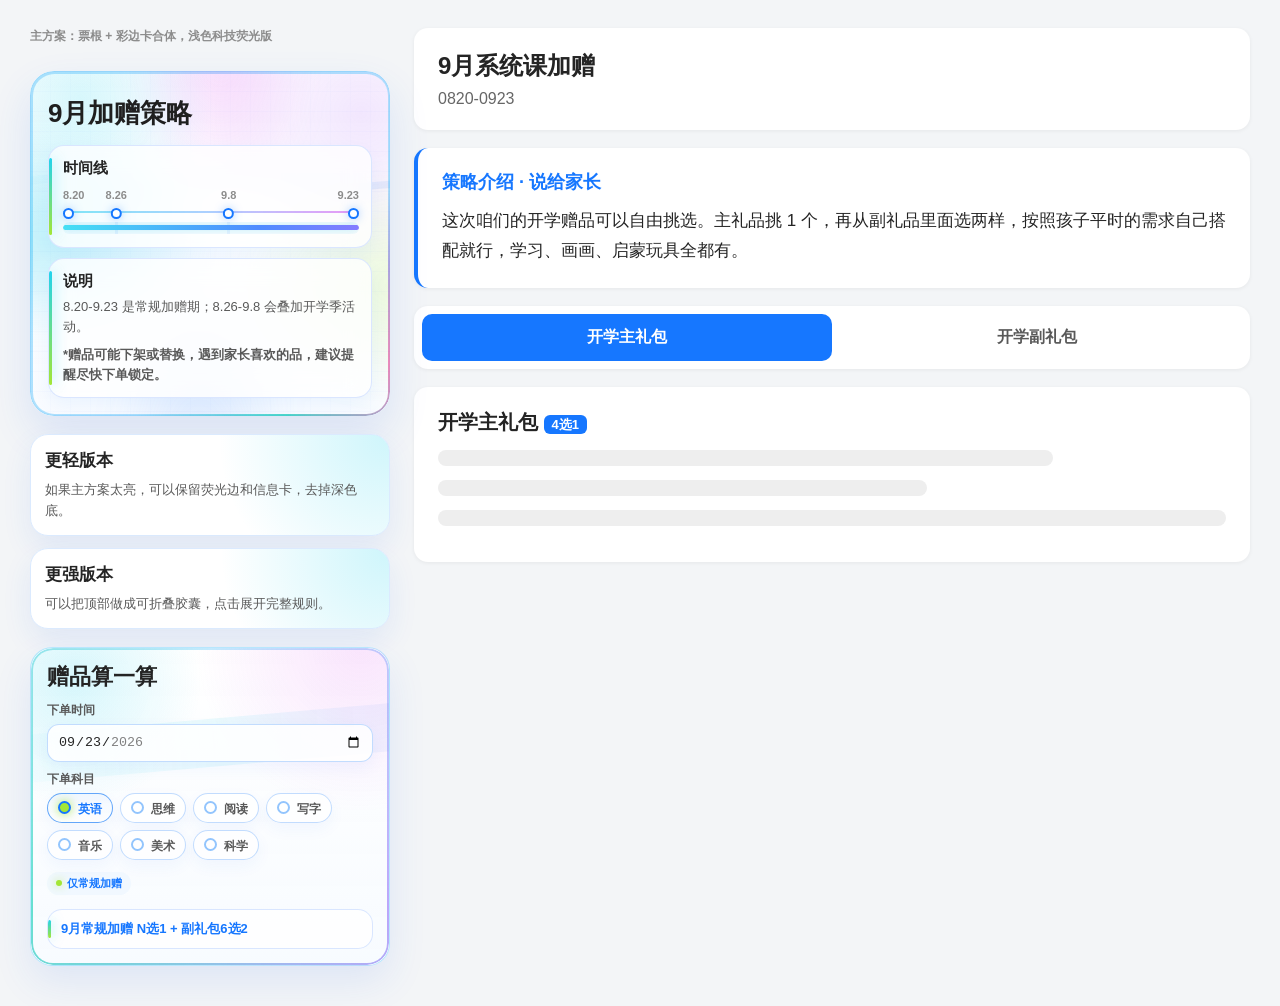
<file: demo-sales-board.html>
<!doctype html>
<html lang="zh-CN">
  <head>
    <meta charset="utf-8" />
    <meta name="viewport" content="width=device-width, initial-scale=1" />
    <title>销售提醒侧边栏 Demo</title>
    <style>
      :root {
        color-scheme: light;
        font-family: -apple-system, BlinkMacSystemFont, "Segoe UI", sans-serif;
        background: #f3f5f7;
        color: #242424;
      }

      * { box-sizing: border-box; }

      body {
        margin: 0;
        padding: 28px 30px 40px;
      }

      .page-shell {
        width: min(1560px, 100%);
        margin: 0 auto;
        display: grid;
        grid-template-columns: 360px minmax(0, 1fr);
        gap: 24px;
        align-items: start;
      }

      .side-demo {
        position: sticky;
        top: 24px;
        display: grid;
        gap: 18px;
      }

      .content-demo {
        min-width: 0;
      }

      .demo-label {
        margin: 0 0 8px;
        color: #8c8c8c;
        font-size: 12px;
        font-weight: 700;
      }

      .mock-header,
      .mock-summary,
      .mock-tabs,
      .mock-card {
        background: #fff;
        border-radius: 14px;
        box-shadow: 0 1px 4px rgba(0, 0, 0, 0.06);
      }

      .mock-header {
        padding: 22px 24px;
        margin-bottom: 18px;
      }

      .mock-header h1 {
        margin: 0 0 8px;
        font-size: 24px;
      }

      .mock-header p {
        margin: 0;
        color: #666;
      }

      .mock-summary {
        border-left: 4px solid #1677ff;
        padding: 22px 24px;
        margin-bottom: 18px;
      }

      .mock-summary h2 {
        margin: 0 0 12px;
        color: #1677ff;
        font-size: 18px;
      }

      .mock-summary p {
        margin: 0;
        line-height: 1.75;
        font-size: 17px;
      }

      .mock-tabs {
        display: grid;
        grid-template-columns: 1fr 1fr;
        padding: 8px;
        margin-bottom: 18px;
      }

      .mock-tab {
        border-radius: 10px;
        padding: 13px;
        text-align: center;
        font-weight: 700;
        color: #595959;
      }

      .mock-tab.active {
        background: #1677ff;
        color: #fff;
      }

      .mock-card {
        min-height: 170px;
        padding: 22px 24px;
      }

      .mock-card h2 {
        margin: 0 0 14px;
        font-size: 20px;
      }

      .mock-line {
        height: 16px;
        border-radius: 999px;
        background: #eee;
        margin: 14px 0;
      }

      .mock-line:nth-child(2) { width: 78%; }
      .mock-line:nth-child(3) { width: 62%; }

      .neon-board {
        position: relative;
        overflow: hidden;
        min-height: 340px;
        border-radius: 24px;
        padding: 28px 18px 18px;
        color: #242424;
        background:
          radial-gradient(circle at 14% 8%, rgba(34, 211, 238, .18), transparent 30%),
          radial-gradient(circle at 92% 12%, rgba(168, 85, 247, .14), transparent 34%),
          linear-gradient(180deg, rgba(255,255,255,.98) 0%, rgba(248,251,255,.94) 100%);
        box-shadow:
          0 18px 42px rgba(37, 99, 235, .12),
          inset 0 0 0 1px rgba(186, 230, 253, .78);
      }

      .neon-aurora {
        position: absolute;
        left: 50%;
        top: 50%;
        width: 520px;
        height: 520px;
        margin: -260px 0 0 -260px;
        z-index: 0;
        pointer-events: none;
        opacity: .5;
        border-radius: 50%;
        background:
          radial-gradient(ellipse at 18% 48%, rgba(34, 211, 238, .58), transparent 28%),
          radial-gradient(ellipse at 52% 14%, rgba(217, 70, 239, .42), transparent 24%),
          radial-gradient(ellipse at 86% 58%, rgba(163, 230, 53, .36), transparent 26%),
          radial-gradient(ellipse at 48% 88%, rgba(59, 130, 246, .28), transparent 24%);
        filter: blur(18px);
        transform: rotate(0deg);
        transform-origin: 50% 50%;
        will-change: transform;
        animation: auroraOrbit 13s linear infinite;
      }

      .neon-board::before {
        content: "";
        position: absolute;
        inset: 0;
        border-radius: inherit;
        padding: 2.5px;
        background:
          conic-gradient(from var(--edge-angle),
            rgba(125, 211, 252, .52) 0deg,
            rgba(125, 211, 252, .52) 72deg,
            rgba(167, 139, 250, .9) 98deg,
            rgba(244, 114, 182, .86) 124deg,
            rgba(45, 212, 191, .84) 156deg,
            rgba(125, 211, 252, .52) 204deg,
            rgba(125, 211, 252, .52) 360deg);
        -webkit-mask:
          linear-gradient(#000 0 0) content-box,
          linear-gradient(#000 0 0);
        -webkit-mask-composite: xor;
        mask:
          linear-gradient(#000 0 0) content-box,
          linear-gradient(#000 0 0);
        mask-composite: exclude;
        opacity: .96;
        filter:
          drop-shadow(0 0 8px rgba(56, 189, 248, .34))
          drop-shadow(0 0 14px rgba(168, 85, 247, .16));
        animation: edgeOrbit 9s linear infinite;
        pointer-events: none;
      }

      .neon-board::after {
        content: "";
        position: absolute;
        left: -18%;
        top: 80px;
        width: 138%;
        height: 60px;
        background: linear-gradient(90deg,
          transparent 0%,
          rgba(34,211,238,.14) 18%,
          rgba(56,189,248,.28) 34%,
          rgba(217,70,239,.20) 58%,
          rgba(34,211,238,.18) 76%,
          transparent 100%);
        background-size: 200% 100%;
        clip-path: polygon(0 55%, 18% 38%, 36% 62%, 55% 30%, 76% 56%, 100% 40%, 100% 52%, 76% 68%, 55% 44%, 36% 76%, 18% 52%, 0 68%);
        filter: blur(.15px) drop-shadow(0 0 8px rgba(59,130,246,.36));
        opacity: .35;
        animation: lightRibbon 14s linear infinite;
        pointer-events: none;
      }

      .neon-noise {
        position: absolute;
        inset: 0;
        z-index: 0;
        opacity: .28;
        pointer-events: none;
        background-image:
          linear-gradient(rgba(22,119,255,.06) 1px, transparent 1px),
          linear-gradient(90deg, rgba(22,119,255,.05) 1px, transparent 1px);
        background-size: 20px 20px;
      }

      .neon-head {
        position: relative;
        z-index: 1;
        margin-bottom: 16px;
      }

      .neon-title {
        margin: 0;
        font-size: 26px;
        line-height: 1.15;
        color: #1f1f1f;
      }

      .neon-metrics {
        position: relative;
        z-index: 1;
        display: grid;
        gap: 10px;
      }

      .neon-item {
        position: relative;
        overflow: hidden;
        border-radius: 16px;
        padding: 12px 12px 12px 14px;
        background: rgba(255, 255, 255, .78);
        border: 1px solid rgba(214, 228, 255, .9);
        box-shadow: 0 8px 18px rgba(22,119,255,.06);
        backdrop-filter: blur(12px);
        animation: itemRise .7s ease both;
      }

      .neon-item:nth-child(2) { animation-delay: .08s; }
      .neon-item:nth-child(3) { animation-delay: .16s; }

      .neon-item::before {
        content: "";
        position: absolute;
        left: 0;
        top: 12px;
        bottom: 12px;
        width: 3px;
        border-radius: 999px;
        background: linear-gradient(#22d3ee, #a3e635);
        box-shadow: 0 0 14px rgba(34, 211, 238, .7);
      }

      .neon-item h3 {
        margin: 0 0 6px;
        font-size: 15px;
        line-height: 1.3;
      }

      .neon-item p {
        margin: 0;
        color: #595959;
        font-size: 13px;
        line-height: 1.5;
      }

      .neon-highlight {
        color: #1677ff;
        font-weight: 800;
      }

      .timeline-card {
        padding-bottom: 13px;
      }

      .timeline-scale {
        position: relative;
        height: 28px;
        margin: 6px 0 2px;
        color: #8c8c8c;
        font-size: 11px;
        font-weight: 700;
      }

      .timeline-scale::before {
        content: "";
        position: absolute;
        left: 0;
        right: 0;
        top: 22px;
        height: 2px;
        border-radius: 999px;
        background: linear-gradient(90deg, rgba(34,211,238,.55), rgba(22,119,255,.35), rgba(217,70,239,.55));
      }

      .timeline-scale span {
        position: absolute;
        top: 0;
        transform: translateX(-50%);
      }

      .timeline-scale span::after {
        content: "";
        position: absolute;
        left: 50%;
        top: 19px;
        width: 7px;
        height: 7px;
        border-radius: 50%;
        background: #fff;
        border: 2px solid #1677ff;
        box-shadow: 0 0 10px rgba(22,119,255,.35);
        transform: translateX(-50%);
      }

      .timeline-scale span:nth-child(1) { left: 0; transform: none; }
      .timeline-scale span:nth-child(2) { left: 18%; }
      .timeline-scale span:nth-child(3) { left: 56%; }
      .timeline-scale span:nth-child(4) { right: 0; transform: none; }

      .timeline-scale span:nth-child(1)::after {
        left: 0;
        transform: none;
      }

      .timeline-scale span:nth-child(4)::after {
        left: auto;
        right: 0;
        transform: none;
      }

      .gantt {
        display: grid;
        gap: 9px;
      }

      .gantt-axis {
        position: relative;
        display: grid;
        gap: 3px;
      }

      .gantt-track {
        position: relative;
        height: 12px;
        border-radius: 999px;
        background: transparent;
        border: 0;
        overflow: hidden;
      }

      .gantt-track::before {
        content: "";
        position: absolute;
        inset: 0;
        background-image: linear-gradient(90deg,
          transparent 0 17.5%,
          rgba(22, 119, 255, .08) 17.5% 18.5%,
          transparent 18.5% 55.5%,
          rgba(22, 119, 255, .08) 55.5% 56.5%,
          transparent 56.5%);
      }

      .gantt-bar {
        position: absolute;
        z-index: 1;
        top: 3px;
        height: 5px;
        border-radius: 999px;
        box-shadow:
          0 0 8px rgba(34, 211, 238, .34),
          0 0 14px rgba(124, 109, 242, .12);
      }

      .gantt-bar.full {
        left: 0;
        width: 100%;
        overflow: hidden;
        background: linear-gradient(90deg, #46dff4 0%, #4f8cff 33%, #b86cff 66%, #46dff4 100%);
        background-size: 200% 100%;
        animation: barFlow 7s linear infinite;
      }

      .note-list {
        display: grid;
        gap: 8px;
      }

      .note-list p {
        margin: 0;
        color: #595959;
        font-size: 13px;
        line-height: 1.55;
      }

      .note-list p:last-child {
        font-weight: 650;
      }

      .neon-foot {
        position: relative;
        z-index: 1;
        margin-top: 13px;
        display: grid;
        grid-template-columns: 1fr 1fr;
        gap: 9px;
      }

      .neon-mini {
        border-radius: 14px;
        padding: 10px;
        background: linear-gradient(180deg, rgba(240,247,255,.9), rgba(255,255,255,.75));
        border: 1px solid #d6e4ff;
      }

      .neon-mini span {
        display: block;
        margin-bottom: 3px;
        color: #1677ff;
        font-size: 11px;
      }

      .neon-mini b {
        display: block;
        font-size: 14px;
      }

      .variant-row {
        display: grid;
        gap: 12px;
      }

      .small-neon {
        position: relative;
        overflow: hidden;
        border-radius: 18px;
        padding: 14px;
        background: #fff;
        border: 1px solid #dbeafe;
        box-shadow: 0 12px 30px rgba(37, 99, 235, .09);
      }

      .small-neon::before {
        content: "";
        position: absolute;
        inset: 0;
        background: radial-gradient(circle at top right, rgba(34,211,238,.22), transparent 46%);
        pointer-events: none;
      }

      .small-neon h3 {
        position: relative;
        margin: 0 0 8px;
        font-size: 17px;
      }

      .small-neon p {
        position: relative;
        margin: 0;
        color: #595959;
        font-size: 13px;
        line-height: 1.55;
      }

      .benefit-demo {
        position: relative;
        overflow: hidden;
        border-radius: 22px;
        padding: 16px;
        color: #242424;
        background:
          radial-gradient(circle at 12% 10%, rgba(34, 211, 238, .18), transparent 30%),
          radial-gradient(circle at 92% 0%, rgba(217, 70, 239, .14), transparent 36%),
          linear-gradient(180deg, rgba(255,255,255,.98), rgba(247,251,255,.94));
        border: 1px solid rgba(125, 211, 252, .52);
        box-shadow:
          0 16px 38px rgba(37, 99, 235, .1),
          inset 0 0 0 1px rgba(255,255,255,.66);
      }

      .benefit-demo::before {
        content: "";
        position: absolute;
        inset: 0;
        border-radius: inherit;
        padding: 2px;
        background:
          conic-gradient(from var(--edge-angle),
            rgba(125, 211, 252, .46),
            rgba(167, 139, 250, .76),
            rgba(45, 212, 191, .72),
            rgba(125, 211, 252, .46));
        -webkit-mask:
          linear-gradient(#000 0 0) content-box,
          linear-gradient(#000 0 0);
        -webkit-mask-composite: xor;
        mask:
          linear-gradient(#000 0 0) content-box,
          linear-gradient(#000 0 0);
        mask-composite: exclude;
        pointer-events: none;
        animation: edgeOrbit 9s linear infinite;
      }

      .benefit-demo::after {
        content: "";
        position: absolute;
        left: -22%;
        top: 70px;
        width: 150%;
        height: 48px;
        background: linear-gradient(90deg,
          transparent,
          rgba(34,211,238,.22),
          rgba(168,85,247,.16),
          rgba(163,230,53,.14),
          transparent);
        background-size: 200% 100%;
        opacity: .42;
        filter: blur(.2px);
        transform: rotate(-5deg);
        animation: lightRibbon 14s linear infinite;
        pointer-events: none;
      }

      .benefit-inner {
        position: relative;
        z-index: 1;
        display: grid;
        gap: 12px;
      }

      .benefit-title {
        margin: 0;
        font-size: 22px;
        line-height: 1.2;
      }

      .benefit-controls {
        display: grid;
        gap: 9px;
      }

      .benefit-field {
        display: grid;
        gap: 5px;
      }

      .benefit-field label {
        color: #595959;
        font-size: 12px;
        font-weight: 700;
      }

      .benefit-field input,
      .benefit-field select {
        width: 100%;
        border: 1px solid rgba(191, 219, 254, .95);
        border-radius: 12px;
        padding: 9px 10px;
        background: rgba(255,255,255,.86);
        color: #262626;
        outline: none;
        box-shadow: 0 6px 16px rgba(37,99,235,.06);
      }

      .benefit-field input:focus,
      .benefit-field select:focus {
        border-color: #60a5fa;
        box-shadow: 0 0 0 3px rgba(96,165,250,.18);
      }

      .subject-pills {
        display: flex;
        flex-wrap: wrap;
        gap: 7px;
      }

      .subject-pill {
        position: relative;
        display: inline-flex;
        align-items: center;
        justify-content: center;
        border: 1px solid rgba(191, 219, 254, .95);
        border-radius: 999px;
        padding: 7px 10px;
        background: rgba(255,255,255,.78);
        color: #434343;
        font-size: 11px;
        font-weight: 800;
        line-height: 1;
        cursor: pointer;
        box-shadow: 0 6px 16px rgba(37,99,235,.05);
      }

      .subject-pill input {
        position: absolute;
        opacity: 0;
        pointer-events: none;
      }

      .subject-pill span::before {
        content: "";
        display: inline-block;
        width: 9px;
        height: 9px;
        margin-right: 7px;
        border-radius: 50%;
        border: 2px solid #93c5fd;
        vertical-align: -1px;
      }

      .subject-pill:has(input:checked) {
        border-color: rgba(96, 165, 250, .98);
        background: linear-gradient(180deg, rgba(239,246,255,.94), rgba(255,255,255,.82));
        color: #1677ff;
      }

      .subject-pill:has(input:checked) span::before {
        border-color: #1677ff;
        background: #a3e635;
        box-shadow: 0 0 10px rgba(163,230,53,.8);
      }

      .benefit-result {
        display: grid;
        gap: 8px;
        margin-top: 2px;
      }

      .benefit-row {
        position: relative;
        overflow: hidden;
        display: grid;
        gap: 3px;
        border-radius: 15px;
        padding: 10px 11px 10px 13px;
        background: rgba(255,255,255,.78);
        border: 1px solid rgba(214,228,255,.92);
      }

      .benefit-row::before {
        content: "";
        position: absolute;
        left: 0;
        top: 10px;
        bottom: 10px;
        width: 3px;
        border-radius: 999px;
        background: linear-gradient(#22d3ee, #a3e635);
        box-shadow: 0 0 12px rgba(34,211,238,.55);
      }

      .benefit-row.is-muted {
        opacity: .62;
      }

      .benefit-row b {
        font-size: 13px;
      }

      .benefit-row span {
        color: #595959;
        font-size: 13px;
        font-weight: 800;
        line-height: 1.45;
      }

      .benefit-row.is-hit span {
        color: #1677ff;
      }

      .benefit-badge {
        display: inline-flex;
        width: fit-content;
        align-items: center;
        gap: 5px;
        border-radius: 999px;
        padding: 4px 9px;
        background: rgba(240,247,255,.88);
        color: #1677ff;
        font-size: 11px;
        font-weight: 800;
      }

      .benefit-badge::before {
        content: "";
        width: 6px;
        height: 6px;
        border-radius: 50%;
        background: #a3e635;
        box-shadow: 0 0 10px rgba(163,230,53,.75);
      }

      @keyframes lightRibbon {
        from { background-position: 0% 50%; }
        to { background-position: 200% 50%; }
      }

      @keyframes auroraOrbit {
        0% {
          transform: rotate(0deg);
          opacity: .44;
        }
        50% {
          transform: rotate(180deg);
          opacity: .58;
        }
        100% {
          transform: rotate(360deg);
          opacity: .44;
        }
      }

      @property --edge-angle {
        syntax: '<angle>';
        inherits: false;
        initial-value: 0deg;
      }

      @keyframes edgeOrbit {
        from { --edge-angle: 0deg; }
        to { --edge-angle: 360deg; }
      }

      @keyframes pulseDot {
        0%, 100% { transform: scale(.86); opacity: .65; }
        50% { transform: scale(1.18); opacity: 1; }
      }

      @keyframes barFlow {
        from { background-position: 0% 50%; }
        to { background-position: 200% 50%; }
      }

      @keyframes itemRise {
        from { opacity: 0; transform: translateY(10px); }
        to { opacity: 1; transform: translateY(0); }
      }

      @media (prefers-reduced-motion: reduce) {
        *, *::before, *::after {
          animation-duration: .01ms !important;
          animation-iteration-count: 1 !important;
          scroll-behavior: auto !important;
        }
      }

      @media (max-width: 980px) {
        .page-shell { grid-template-columns: 1fr; }
        .side-demo { position: static; }
      }

      @media (max-width: 640px) {
        body { padding: 16px; }
      }
    </style>
  </head>
  <body>
    <div class="page-shell">
      <aside class="side-demo">
        <p class="demo-label">主方案：票根 + 彩边卡合体，浅色科技荧光版</p>
        <section class="neon-board">
          <div class="neon-aurora"></div>
          <div class="neon-noise"></div>
          <header class="neon-head">
            <h2 class="neon-title">9月加赠策略</h2>
          </header>

          <div class="neon-metrics">
            <article class="neon-item timeline-card">
              <h3>时间线</h3>
              <div class="gantt" aria-label="9月加赠时间线">
                <div class="gantt-axis">
                  <div class="timeline-scale" aria-hidden="true">
                    <span>8.20</span>
                    <span>8.26</span>
                    <span>9.8</span>
                    <span>9.23</span>
                  </div>
                  <div class="gantt-track">
                    <span class="gantt-bar full"></span>
                  </div>
                </div>
              </div>
            </article>
            <article class="neon-item">
              <h3>说明</h3>
              <div class="note-list">
                <p>8.20-9.23 是常规加赠期；8.26-9.8 会叠加开学季活动。</p>
                <p>*赠品可能下架或替换，遇到家长喜欢的品，建议提醒尽快下单锁定。</p>
              </div>
            </article>
          </div>
        </section>

        <div class="variant-row">
          <div class="small-neon">
            <h3>更轻版本</h3>
            <p>如果主方案太亮，可以保留荧光边和信息卡，去掉深色底。</p>
          </div>
          <div class="small-neon">
            <h3>更强版本</h3>
            <p>可以把顶部做成可折叠胶囊，点击展开完整规则。</p>
          </div>
        </div>

        <section class="benefit-demo" aria-label="到手权益计算器">
          <div class="benefit-inner">
            <header>
              <h2 class="benefit-title">赠品算一算</h2>
            </header>

            <div class="benefit-controls">
              <div class="benefit-field">
                <label for="order-date">下单时间</label>
                <input id="order-date" type="date" min="2026-08-20" max="2026-09-23" />
              </div>
              <div class="benefit-field" id="order-subjects">
                <label>下单科目</label>
                <div class="subject-pills">
                  <label class="subject-pill"><input type="checkbox" value="english" checked /><span>英语</span></label>
                  <label class="subject-pill"><input type="checkbox" value="thinking" /><span>思维</span></label>
                  <label class="subject-pill"><input type="checkbox" value="reading" /><span>阅读</span></label>
                  <label class="subject-pill"><input type="checkbox" value="writing" /><span>写字</span></label>
                  <label class="subject-pill"><input type="checkbox" value="music" /><span>音乐</span></label>
                  <label class="subject-pill"><input type="checkbox" value="art" /><span>美术</span></label>
                  <label class="subject-pill"><input type="checkbox" value="science" /><span>科学</span></label>
                </div>
              </div>
            </div>

            <div class="benefit-badge" id="benefit-status">开学季叠加中</div>
            <div class="benefit-result" id="benefit-result"></div>
          </div>
        </section>
      </aside>

      <main class="content-demo">
        <section class="mock-header">
          <h1>9月系统课加赠</h1>
          <p>0820-0923</p>
        </section>

        <section class="mock-summary">
          <h2>策略介绍 · 说给家长</h2>
          <p>这次咱们的开学赠品可以自由挑选。主礼品挑 1 个，再从副礼品里面选两样，按照孩子平时的需求自己搭配就行，学习、画画、启蒙玩具全都有。</p>
        </section>

        <section class="mock-tabs">
          <div class="mock-tab active">开学主礼包</div>
          <div class="mock-tab">开学副礼包</div>
        </section>

        <section class="mock-card">
          <h2>开学主礼包 <span style="font-size:13px;background:#1677ff;color:#fff;border-radius:6px;padding:2px 8px;">4选1</span></h2>
          <div class="mock-line"></div>
          <div class="mock-line"></div>
          <div class="mock-line"></div>
        </section>
      </main>
    </div>
    <script>
      const orderDateInput = document.getElementById("order-date");
      const orderSubjectInputs = [...document.querySelectorAll("#order-subjects input[type='checkbox']")];
      const benefitStatus = document.getElementById("benefit-status");
      const benefitResult = document.getElementById("benefit-result");

      const inRange = (value, start, end) => value >= start && value <= end;
      const toLocalDateValue = (date) => {
        const year = date.getFullYear();
        const month = String(date.getMonth() + 1).padStart(2, "0");
        const day = String(date.getDate()).padStart(2, "0");
        return `${year}-${month}-${day}`;
      };

      function setDefaultOrderDate() {
        const today = toLocalDateValue(new Date());
        const minDate = orderDateInput.min;
        const maxDate = orderDateInput.max;
        orderDateInput.value = today < minDate ? minDate : today > maxDate ? maxDate : today;
      }

      function renderBenefitResult() {
        const date = orderDateInput.value;
        const subjects = orderSubjectInputs.filter((input) => input.checked).map((input) => input.value);
        const orderCount = subjects.length;
        const hasRegular = inRange(date, "2026-08-20", "2026-09-23");
        const hasSchool = inRange(date, "2026-08-26", "2026-09-08");
        const hasEnglish = subjects.includes("english");
        const mainGiftCount = orderCount;
        const subGiftCount = orderCount * 2;

        benefitStatus.textContent = orderCount === 0
          ? "请选择科目"
          : hasSchool
            ? "开学季叠加中"
            : hasRegular
              ? "仅常规加赠"
              : "不在活动期";

        const rows = [
          {
            active: hasRegular && orderCount > 0,
            text: `9月常规加赠 N选${mainGiftCount} + 副礼包6选${subGiftCount}`,
          },
          {
            active: hasSchool && orderCount > 0,
            text: `开学季专属抽奖 3抽${orderCount}，100%中实物`,
          },
          {
            active: hasSchool && hasEnglish,
            text: "英语系统课额外赠《成为最强大脑》1本，<strong>数量有限，售完会下架</strong>",
          },
        ];

        const activeRows = rows.filter((row) => row.active);

        benefitResult.innerHTML = activeRows.length ? activeRows.map((row) => `
          <div class="benefit-row is-hit">
            <span>${row.text}</span>
          </div>
        `).join("") : `
          <div class="benefit-row is-muted">
            <span>${orderCount ? "当前没有可领取权益。" : "请先选择至少一个下单科目。"}</span>
          </div>
        `;
      }

      orderDateInput.addEventListener("input", renderBenefitResult);
      orderSubjectInputs.forEach((input) => input.addEventListener("change", renderBenefitResult));
      setDefaultOrderDate();
      renderBenefitResult();
    </script>
  </body>
</html>
</file>
